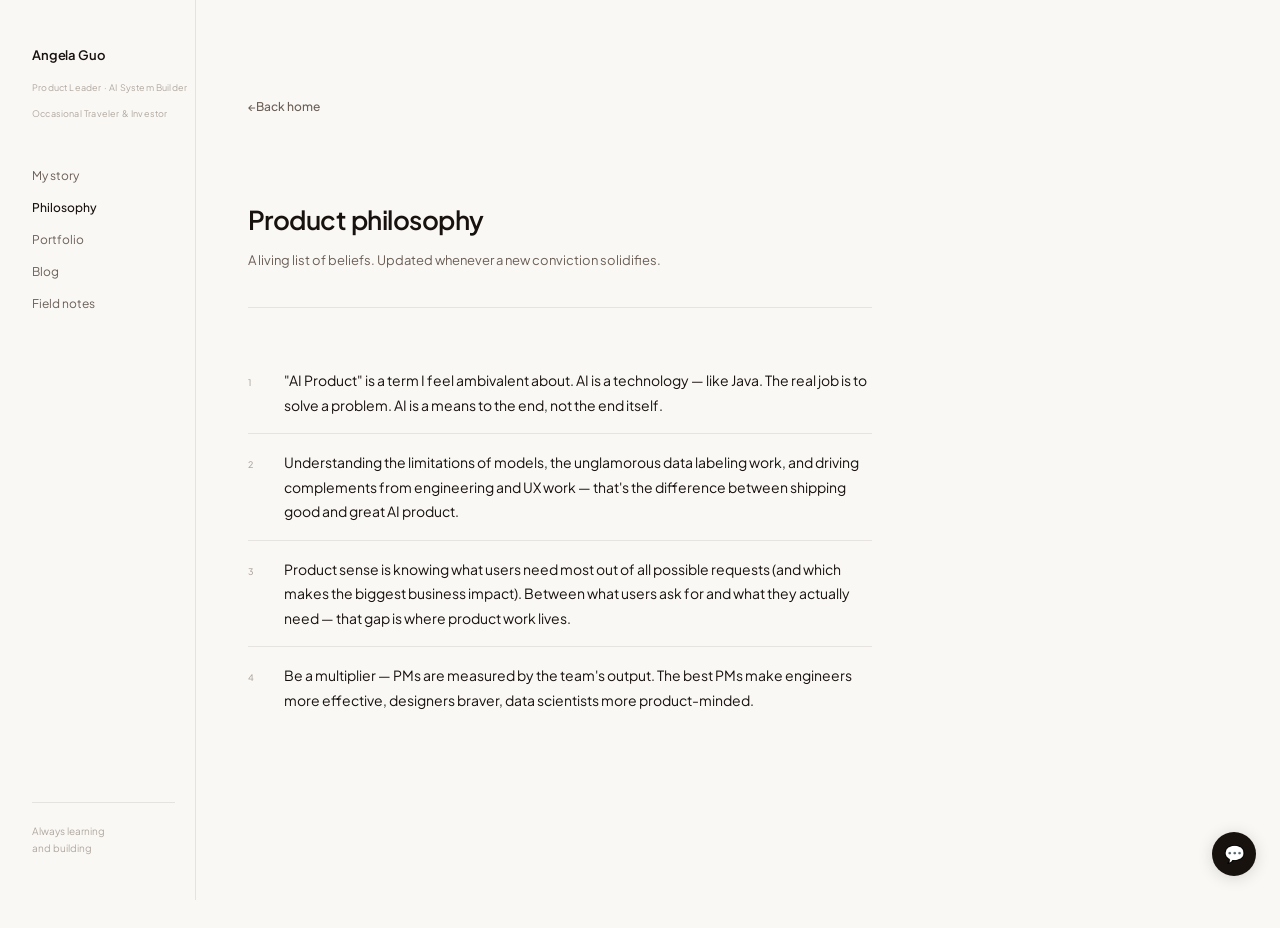
<file: philosophy.html>
<!DOCTYPE html>
<html lang="en">
<head>
<meta charset="UTF-8">
<meta name="viewport" content="width=device-width, initial-scale=1.0">
<title>Philosophy — Angela Guo</title>
<link rel="stylesheet" href="_shared.css">
</head>
<body>
<div class="site">
  <nav class="nav">
    <div class="nav-brand">
      <span class="nav-brand-name">Angela Guo</span>
      <span class="nav-brand-roles">Product Leader · AI System Builder<br>Occasional Traveler & Investor</span>
    </div>
    <ul class="nav-links">
      <li><a href="index.html#story">My story</a></li>
      <li><a href="philosophy.html" class="active">Philosophy</a></li>
      <li><a href="portfolio.html">Portfolio</a></li>
      <li><a href="blog.html">Blog</a></li>
      <li><a href="notes.html">Field notes</a></li>
    </ul>
    <div class="nav-footer">Always learning<br>and building</div>
  </nav>
  <main class="main">
    <div style="padding-top:56px;">
      <a href="index.html" class="back-link">Back home</a>
      <div class="page-header">
        <h1>Product philosophy</h1>
        <p>A living list of beliefs. Updated whenever a new conviction solidifies.</p>
      </div>
    </div>
    <!-- ✏️ ADD newest beliefs at TOP. Copy one <li> block. -->
    <ul class="philosophy-list" style="padding-bottom:80px;">
      <li class="philosophy-item"><span class="phi-num">1</span><p class="phi-text">"AI Product" is a term I feel ambivalent about. AI is a technology — like Java. The real job is to solve a problem. AI is a means to the end, not the end itself.</p></li>
      <li class="philosophy-item"><span class="phi-num">2</span><p class="phi-text">Understanding the limitations of models, the unglamorous data labeling work, and driving complements from engineering and UX work — that's the difference between shipping good and great AI product.</p></li>
      <li class="philosophy-item"><span class="phi-num">3</span><p class="phi-text">Product sense is knowing what users need most out of all possible requests (and which makes the biggest business impact). Between what users ask for and what they actually need — that gap is where product work lives.</p></li>
      <li class="philosophy-item"><span class="phi-num">4</span><p class="phi-text">Be a multiplier — PMs are measured by the team's output. The best PMs make engineers more effective, designers braver, data scientists more product-minded.</p></li>
      <!-- ✏️ ADD MORE BELIEFS HERE -->
    </ul>
  </main>
</div>
<button id="chat-toggle" title="Ask Angela">💬</button>
<div id="chat-panel">
  <div class="chat-header"><div class="chat-avatar">AG</div><div><div class="chat-header-name">Ask Angela</div><div class="chat-header-sub">Powered by Claude</div></div><button class="chat-close" id="chat-close-btn">✕</button></div>
  <div class="chat-messages" id="chat-messages"><div class="chat-msg bot">Ask me about Angela's product beliefs 👋</div></div>
  <div class="chat-suggestions" id="chat-suggestions"><button class="suggestion-btn">What does she think about AI?</button></div>
  <div class="rate-notice">Ask me anything · <a href="mailto:angelaguo18@gmail.com">email Angela</a></div>
  <div class="chat-input-row"><input type="text" id="chat-input" placeholder="Ask something..." maxlength="200"><button id="chat-send">→</button></div>
</div>
<script src="_chat.js"></script>
</body>
</html>
</file>
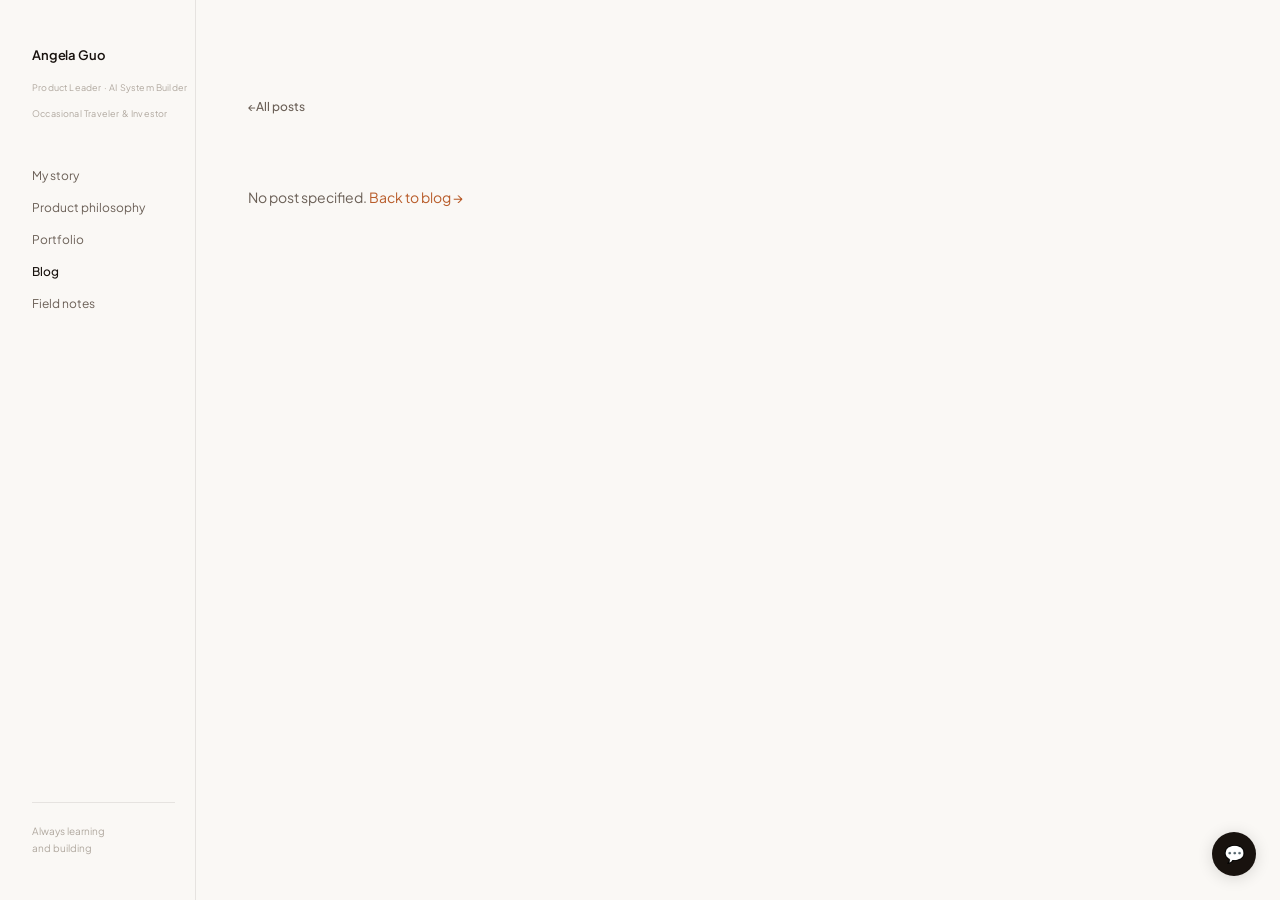
<file: blog/post.html>
<!DOCTYPE html>
<html lang="en">
<head>
<meta charset="UTF-8">
<meta name="viewport" content="width=device-width, initial-scale=1.0">
<title>Blog — Angela Guo</title>
<link rel="stylesheet" href="/_shared.css">
<style>
  .post-wrap { max-width: 640px; padding: 56px 0 120px; }
  .post-eyebrow { font-size: 10px; font-weight: 600; text-transform: uppercase; letter-spacing: 0.1em; color: var(--ink-faint); margin-bottom: 16px; }
  .post-title { font-size: clamp(22px, 3vw, 32px); font-weight: 600; color: var(--ink); line-height: 1.2; letter-spacing: -0.02em; margin-bottom: 40px; }
  .post-body { font-size: 16px; line-height: 1.85; color: var(--ink); }
  .post-body p { margin-bottom: 1.4em; }
  .post-body p:last-child { margin-bottom: 0; }
  .post-body strong { font-weight: 600; }
  .post-body em { font-style: italic; }
  .post-body a { color: var(--accent); }
  .post-loading { color: var(--ink-faint); font-size: 14px; padding: 40px 0; }
  .post-error { color: var(--ink-muted); font-size: 14px; padding: 40px 0; }
</style>
</head>
<body>
<div class="site">

  <nav class="nav">
    <div class="nav-brand">
      <span class="nav-brand-name">Angela Guo</span>
      <span class="nav-brand-roles">Product Leader · AI System Builder<br>Occasional Traveler & Investor</span>
    </div>
    <ul class="nav-links">
      <li><a href="/#story">My story</a></li>
      <li><a href="/#philosophy">Product philosophy</a></li>
      <li><a href="/portfolio.html">Portfolio</a></li>
      <li><a href="/blog.html" class="active">Blog</a></li>
      <li><a href="/#notes">Field notes</a></li>
    </ul>
    <div class="nav-footer">Always learning<br>and building</div>
  </nav>

  <main class="main">
    <div class="post-wrap">
      <a href="/blog.html" class="back-link">All posts</a>
      <div id="post-content">
        <div class="post-loading">Loading...</div>
      </div>
    </div>
  </main>
</div>

<!-- CHATBOT -->
<button id="chat-toggle" title="Ask Angela">💬</button>
<div id="chat-panel">
  <div class="chat-header">
    <div class="chat-avatar">AG</div>
    <div><div class="chat-header-name">Ask Angela</div><div class="chat-header-sub">Powered by Gemini</div></div>
    <button class="chat-close" id="chat-close-btn">✕</button>
  </div>
  <div class="chat-messages" id="chat-messages">
    <div class="chat-msg bot">Ask me anything about Angela 👋</div>
  </div>
  <div class="chat-suggestions" id="chat-suggestions">
    <button class="suggestion-btn">What has she shipped?</button>
    <button class="suggestion-btn">Is she open to roles?</button>
  </div>
  <div class="rate-notice">Ask me anything · <a href="mailto:angelaguo18@gmail.com">email Angela</a></div>
  <div class="chat-input-row">
    <input type="text" id="chat-input" placeholder="Ask something..." maxlength="200">
    <button id="chat-send">→</button>
  </div>
</div>

<script src="/_chat.js"></script>
<script>
// ── Parse frontmatter ──────────────────────────────────────
function parseFrontmatter(raw) {
  const match = raw.match(/^---\n([\s\S]*?)\n---/);
  if (!match) return { data: {}, body: raw };
  const body = raw.slice(match[0].length).trim();
  const data = {};
  match[1].split('\n').forEach(line => {
    const colon = line.indexOf(':');
    if (colon === -1) return;
    const key = line.slice(0, colon).trim();
    let val = line.slice(colon + 1).trim();
    if ((val.startsWith('"') && val.endsWith('"')) ||
        (val.startsWith("'") && val.endsWith("'"))) val = val.slice(1, -1);
    if (val === 'true') val = true;
    else if (val === 'false') val = false;
    data[key] = val;
  });
  return { data, body };
}

// ── Markdown renderer ─────────────────────────────────────
function renderMarkdown(md) {
  if (!md) return '';
  return md
    .replace(/&/g, '&amp;').replace(/</g, '&lt;').replace(/>/g, '&gt;')
    .replace(/\*\*(.+?)\*\*/g, '<strong>$1</strong>')
    .replace(/\*(.+?)\*/g, '<em>$1</em>')
    .replace(/\[(.+?)\]\((.+?)\)/g, '<a href="$2">$1</a>')
    .split(/\n\n+/)
    .map(p => p.trim())
    .filter(p => p.length > 0)
    .map(p => `<p>${p.replace(/\n/g, ' ')}</p>`)
    .join('');
}

// ── Load and render post ──────────────────────────────────
async function loadPost() {
  const params = new URLSearchParams(window.location.search);
  const slug = params.get('slug');
  const container = document.getElementById('post-content');

  if (!slug) {
    container.innerHTML = '<p class="post-error">No post specified. <a href="/blog.html">Back to blog →</a></p>';
    return;
  }

  try {
    const res = await fetch(`/content/blog/${slug}`);
    if (!res.ok) throw new Error('Post not found');
    const raw = await res.text();
    const { data, body } = parseFrontmatter(raw);

    // Update page title
    if (data.title) document.title = `${data.title} — Angela Guo`;

    // Format date
    let dateStr = '';
    if (data.date) {
      const d = new Date(data.date);
      dateStr = d.toLocaleDateString('en-US', { year: 'numeric', month: 'long', day: 'numeric' });
    }

    container.innerHTML = `
      <div class="post-eyebrow">${data.tag ? '#' + data.tag : ''} ${dateStr ? '· ' + dateStr : ''}</div>
      <h1 class="post-title">${data.title || 'Untitled'}</h1>
      <div class="post-body">${renderMarkdown(body)}</div>
    `;
  } catch (err) {
    container.innerHTML = '<p class="post-error">Post not found. <a href="/blog.html">Back to blog →</a></p>';
  }
}

loadPost();
</script>
</body>
</html>
</file>
<file: _shared.css>
/* ============================================================
   ANGELA GUO — Shared Stylesheet v6
   All pages import this file.
   Edit here to change colors, fonts, or layout globally.
============================================================ */

@import url('https://fonts.googleapis.com/css2?family=Plus+Jakarta+Sans:ital,wght@0,300;0,400;0,500;0,600;1,400&display=swap');

:root {
  --ink:          #18120e;
  --ink-muted:    #6b6057;
  --ink-faint:    #b0a89f;
  --paper:        #faf8f5;
  --paper-warm:   #f0ece5;
  --paper-card:   #ffffff;
  --accent:       #b85c2a;
  --accent-light: #f7ede5;
  --border:       rgba(24,18,14,0.09);
  --border-mid:   rgba(24,18,14,0.16);
  --font:         'Plus Jakarta Sans', system-ui, sans-serif;
  --max:          640px;
  --nav-w:        196px;
}

*, *::before, *::after { box-sizing: border-box; margin: 0; padding: 0; }
html { scroll-behavior: smooth; }

body {
  background: var(--paper);
  color: var(--ink);
  font-family: var(--font);
  font-size: 15px;
  line-height: 1.75;
  font-weight: 400;
  -webkit-font-smoothing: antialiased;
}

a { color: var(--accent); text-decoration: none; }
a:hover { text-decoration: underline; }
img { max-width: 100%; display: block; }

/* ── LAYOUT ──────────────────────────────────────────────── */
.site {
  display: grid;
  grid-template-columns: var(--nav-w) 1fr;
  min-height: 100vh;
}

/* ── SIDEBAR NAV ─────────────────────────────────────────── */
.nav {
  position: sticky;
  top: 0;
  height: 100vh;
  padding: 44px 0 44px 32px;
  display: flex;
  flex-direction: column;
  border-right: 1px solid var(--border);
  overflow-y: auto;
}
.nav-brand { margin-bottom: 36px; }
.nav-brand-name {
  font-size: 13px;
  font-weight: 600;
  color: var(--ink);
  display: block;
  margin-bottom: 5px;
  letter-spacing: -0.01em;
}
.nav-brand-roles {
  font-size: 9px;
  font-weight: 400;
  color: var(--ink-faint);
  letter-spacing: 0.02em;
  line-height: 1.7;
}
.nav-links { list-style: none; display: flex; flex-direction: column; gap: 1px; flex: 1; }
.nav-links a {
  display: block;
  font-size: 12px;
  font-weight: 400;
  color: var(--ink-muted);
  padding: 5px 0;
  transition: color 0.15s;
}
.nav-links a:hover,
.nav-links a.active { color: var(--ink); text-decoration: none; font-weight: 500; }
.nav-footer {
  font-size: 10px;
  color: var(--ink-faint);
  line-height: 1.65;
  padding-top: 20px;
  border-top: 1px solid var(--border);
  margin-right: 20px;
}

/* ── MAIN ────────────────────────────────────────────────── */
.main { max-width: calc(var(--max) + 80px); padding: 0 44px 120px 52px; }

/* ── SECTION ─────────────────────────────────────────────── */
.section { padding: 60px 0; border-bottom: 1px solid var(--border); }
.section:last-of-type { border-bottom: none; }
.section-eyebrow {
  font-size: 9px;
  font-weight: 600;
  letter-spacing: 0.1em;
  text-transform: uppercase;
  color: var(--ink-faint);
  margin-bottom: 22px;
}

/* ── HERO ─────────────────────────────────────────────────── */
#hero { padding-top: 68px; padding-bottom: 52px; border-bottom: 1px solid var(--border); }

.hero-photo-row {
  display: flex;
  align-items: flex-start;
  gap: 20px;
  margin-bottom: 18px;
}
.hero-photo {
  width: 60px; height: 60px;
  border-radius: 50%;
  object-fit: cover;
  flex-shrink: 0;
  border: 2px solid var(--paper-warm);
}
.hero-photo-placeholder {
  width: 60px; height: 60px;
  border-radius: 50%;
  background: var(--accent-light);
  display: flex; align-items: center; justify-content: center;
  font-size: 18px; font-weight: 600; color: var(--accent);
  flex-shrink: 0;
  border: 2px solid var(--paper-warm);
  letter-spacing: -0.02em;
}
.hero-name {
  font-size: clamp(26px, 3.5vw, 38px);
  font-weight: 600;
  line-height: 1.1;
  letter-spacing: -0.025em;
  color: var(--ink);
  margin-bottom: 7px;
}
.hero-roles {
  font-size: 11px;
  font-weight: 400;
  color: var(--ink-faint);
  letter-spacing: 0.04em;
  margin-bottom: 16px;
  line-height: 1.6;
}
.hero-roles span { margin: 0 6px; }
.hero-sub {
  font-size: 14px;
  font-weight: 400;
  color: var(--ink-muted);
  max-width: 420px;
  line-height: 1.65;
}

/* ── STORY ───────────────────────────────────────────────── */
.story-body {
  font-size: 15px;
  font-weight: 400;
  line-height: 1.85;
  color: var(--ink);
  max-width: var(--max);
}
.story-body p { margin-bottom: 1.3em; }
.story-body p:last-child { margin-bottom: 0; }

.story-timeline { margin-top: 36px; display: flex; flex-direction: column; }
.timeline-row {
  display: grid;
  grid-template-columns: 90px 1fr;
  gap: 0 20px;
  padding: 13px 0;
  border-top: 1px solid var(--border);
  align-items: baseline;
}
.tl-years { font-size: 10px; color: var(--ink-faint); padding-top: 2px; }
.tl-co { font-size: 13px; font-weight: 600; color: var(--ink); margin-bottom: 2px; }
.tl-role { font-size: 11px; color: var(--ink-muted); line-height: 1.5; }
.tl-badge {
  display: inline-block;
  font-size: 8px;
  padding: 2px 5px;
  border-radius: 3px;
  background: var(--accent-light);
  color: var(--accent);
  font-weight: 600;
  letter-spacing: 0.04em;
  margin-left: 5px;
  vertical-align: middle;
}

/* ── PHILOSOPHY ──────────────────────────────────────────── */
.philosophy-list { list-style: none; display: flex; flex-direction: column; max-width: var(--max); }
.philosophy-item {
  padding: 16px 0;
  border-bottom: 1px solid var(--border);
  display: grid;
  grid-template-columns: 20px 1fr;
  gap: 0 16px;
  align-items: baseline;
}
.philosophy-item:last-child { border-bottom: none; }
.phi-num { font-size: 9px; color: var(--ink-faint); padding-top: 3px; font-weight: 500; }
.phi-text { font-size: 14px; font-weight: 400; line-height: 1.75; color: var(--ink); }

/* ── PORTFOLIO ───────────────────────────────────────────── */
.portfolio-grid { display: grid; grid-template-columns: 1fr 1fr; gap: 14px; }
.portfolio-card {
  background: var(--paper-card);
  border: 1px solid var(--border);
  border-radius: 10px;
  overflow: hidden;
  transition: border-color 0.2s, transform 0.18s;
}
.portfolio-card:hover { border-color: var(--border-mid); transform: translateY(-2px); }
.portfolio-card-media {
  height: 140px;
  background: var(--paper-warm);
  display: flex; align-items: center; justify-content: center;
  overflow: hidden;
}
.portfolio-card-media img { width: 100%; height: 100%; object-fit: cover; }
.portfolio-card-media-placeholder { font-size: 11px; color: var(--ink-faint); text-align: center; padding: 16px; line-height: 1.6; }
.portfolio-card-body { padding: 14px 15px 15px; }
.portfolio-card-co { font-size: 9px; text-transform: uppercase; letter-spacing: 0.09em; color: var(--ink-faint); margin-bottom: 3px; font-weight: 600; }
.portfolio-card-title { font-size: 13px; font-weight: 600; color: var(--ink); margin-bottom: 5px; line-height: 1.3; }
.portfolio-card-impact { font-size: 11px; color: var(--accent); font-weight: 600; margin-bottom: 7px; }
.portfolio-card-desc { font-size: 11px; color: var(--ink-muted); line-height: 1.6; }
.portfolio-tags { display: flex; gap: 4px; flex-wrap: wrap; margin-top: 10px; }
.ptag { font-size: 9px; padding: 2px 6px; border-radius: 3px; border: 1px solid var(--border); color: var(--ink-muted); font-weight: 500; }
.portfolio-card.featured { grid-column: 1 / -1; display: grid; grid-template-columns: 240px 1fr; }
.portfolio-card.featured .portfolio-card-media { height: 100%; min-height: 140px; }

/* ── BLOG LIST ───────────────────────────────────────────── */
.blog-filters { display: flex; gap: 6px; flex-wrap: wrap; margin-bottom: 24px; }
.filter-btn {
  font-size: 11px; font-weight: 500;
  padding: 4px 12px; border-radius: 20px;
  border: 1px solid var(--border); background: transparent;
  color: var(--ink-muted); cursor: pointer;
  transition: all 0.15s; font-family: var(--font);
}
.filter-btn:hover { border-color: var(--border-mid); color: var(--ink); }
.filter-btn.active { background: var(--ink); color: var(--paper); border-color: var(--ink); }

.blog-list { display: flex; flex-direction: column; }
.blog-item {
  padding: 16px 0;
  border-bottom: 1px solid var(--border);
  display: grid;
  grid-template-columns: 1fr auto;
  gap: 12px;
  align-items: baseline;
  cursor: pointer;
}
.blog-item:last-child { border-bottom: none; }
.blog-item:hover .bi-title { color: var(--accent); }
.bi-tag { font-size: 9px; font-weight: 600; text-transform: uppercase; letter-spacing: 0.07em; color: var(--ink-faint); margin-bottom: 3px; }
.bi-title { font-size: 14px; font-weight: 400; color: var(--ink); line-height: 1.4; transition: color 0.15s; }
.bi-excerpt { font-size: 11px; color: var(--ink-muted); margin-top: 3px; line-height: 1.5; }
.bi-date { font-size: 10px; color: var(--ink-faint); white-space: nowrap; }

/* ── NOTES (field notes) ─────────────────────────────────── */
.notes-list { display: flex; flex-direction: column; max-width: var(--max); }
.note-item {
  padding: 14px 0;
  border-bottom: 1px solid var(--border);
  display: grid;
  grid-template-columns: 1fr auto;
  gap: 12px;
  align-items: baseline;
}
.note-item:last-child { border-bottom: none; }
.note-prefix { font-size: 10px; font-weight: 600; color: var(--accent); font-family: monospace; margin-bottom: 3px; }
.note-text { font-size: 13px; font-weight: 400; color: var(--ink); line-height: 1.65; }
.note-date { font-size: 10px; color: var(--ink-faint); white-space: nowrap; }

/* ── VIEW ALL LINK ───────────────────────────────────────── */
.view-all-link {
  display: inline-flex;
  align-items: center;
  gap: 5px;
  margin-top: 18px;
  font-size: 11px;
  font-weight: 500;
  color: var(--ink-muted);
  border: 1px solid var(--border);
  border-radius: 20px;
  padding: 5px 13px;
  transition: all 0.15s;
}
.view-all-link:hover { border-color: var(--border-mid); color: var(--ink); text-decoration: none; }
.view-all-link::after { content: '→'; font-size: 10px; }

/* ── CTA ─────────────────────────────────────────────────── */
.cta-section { padding: 68px 0 48px; }
.cta-label { font-size: 9px; font-weight: 600; text-transform: uppercase; letter-spacing: 0.1em; color: var(--ink-faint); margin-bottom: 12px; }
.cta-headline {
  font-size: clamp(20px, 2.8vw, 26px);
  font-weight: 600;
  color: var(--ink);
  line-height: 1.25;
  margin-bottom: 20px;
  max-width: 360px;
  letter-spacing: -0.02em;
}
.cta-btn {
  display: inline-block;
  padding: 10px 24px;
  background: var(--ink);
  color: var(--paper);
  font-family: var(--font);
  font-size: 12px;
  font-weight: 500;
  border-radius: 6px;
  letter-spacing: 0.01em;
  transition: background 0.15s, transform 0.15s;
  border: none;
  cursor: pointer;
}
.cta-btn:hover { background: var(--accent); text-decoration: none; color: white; transform: translateY(-1px); }
.cta-links { margin-top: 12px; font-size: 11px; color: var(--ink-faint); }
.cta-links a { color: var(--ink-muted); }

/* ── PAGE HEADER (sub-pages) ─────────────────────────────── */
.page-header { padding: 52px 0 36px; border-bottom: 1px solid var(--border); margin-bottom: 44px; }
.page-header h1 { font-size: 26px; font-weight: 600; color: var(--ink); letter-spacing: -0.02em; margin-bottom: 6px; }
.page-header p { font-size: 13px; color: var(--ink-muted); }
.back-link { display: inline-flex; align-items: center; gap: 4px; font-size: 12px; color: var(--ink-muted); margin-bottom: 28px; font-weight: 500; padding-top: 40px; display: block; }
.back-link::before { content: '←'; font-size: 11px; }
.back-link:hover { color: var(--accent); text-decoration: none; }

/* ── CHATBOT ─────────────────────────────────────────────── */
#chat-toggle {
  position: fixed; bottom: 24px; right: 24px;
  width: 44px; height: 44px;
  background: var(--ink); color: var(--paper);
  border: none; border-radius: 50%; cursor: pointer;
  font-size: 17px; display: flex; align-items: center; justify-content: center;
  z-index: 1000; transition: background 0.2s, transform 0.2s;
  box-shadow: 0 2px 16px rgba(0,0,0,0.14);
}
#chat-toggle:hover { background: var(--accent); transform: scale(1.05); }
#chat-panel {
  position: fixed; bottom: 78px; right: 24px;
  width: 320px; max-height: 460px;
  background: var(--paper-card);
  border: 1px solid var(--border-mid);
  border-radius: 14px; display: none; flex-direction: column;
  z-index: 999; overflow: hidden;
  box-shadow: 0 8px 32px rgba(0,0,0,0.1);
}
#chat-panel.open { display: flex; }
.chat-header { padding: 12px 14px; border-bottom: 1px solid var(--border); display: flex; align-items: center; gap: 10px; }
.chat-avatar { width: 28px; height: 28px; border-radius: 50%; background: var(--accent-light); display: flex; align-items: center; justify-content: center; font-size: 10px; font-weight: 700; color: var(--accent); flex-shrink: 0; }
.chat-header-name { font-size: 12px; font-weight: 600; color: var(--ink); }
.chat-header-sub { font-size: 9px; color: var(--ink-faint); }
.chat-close { background: none; border: none; font-size: 14px; color: var(--ink-faint); cursor: pointer; padding: 4px; margin-left: auto; line-height: 1; }
.chat-close:hover { color: var(--ink); }
.chat-messages { flex: 1; overflow-y: auto; padding: 12px; display: flex; flex-direction: column; gap: 10px; }
.chat-msg { max-width: 86%; font-size: 12px; line-height: 1.55; padding: 8px 11px; border-radius: 10px; }
.chat-msg.bot { background: var(--paper-warm); color: var(--ink); align-self: flex-start; border-radius: 2px 10px 10px 10px; }
.chat-msg.user { background: var(--ink); color: var(--paper); align-self: flex-end; border-radius: 10px 10px 2px 10px; }
.chat-msg.thinking { background: var(--paper-warm); color: var(--ink-faint); align-self: flex-start; font-style: italic; font-size: 11px; }
.chat-suggestions { padding: 0 12px 10px; display: flex; flex-wrap: wrap; gap: 5px; }
.suggestion-btn { font-size: 10px; padding: 4px 9px; border: 1px solid var(--border); border-radius: 12px; background: transparent; color: var(--ink-muted); cursor: pointer; font-family: var(--font); transition: all 0.15s; }
.suggestion-btn:hover { border-color: var(--accent); color: var(--accent); }
.rate-notice { font-size: 9px; color: var(--ink-faint); text-align: center; padding: 2px 12px 7px; }
.chat-input-row { padding: 10px 12px; border-top: 1px solid var(--border); display: flex; gap: 7px; align-items: center; }
#chat-input { flex: 1; border: 1px solid var(--border); border-radius: 18px; padding: 7px 12px; font-size: 12px; font-family: var(--font); color: var(--ink); background: var(--paper); outline: none; transition: border-color 0.15s; }
#chat-input:focus { border-color: var(--border-mid); }
#chat-send { width: 28px; height: 28px; background: var(--ink); color: white; border: none; border-radius: 50%; cursor: pointer; font-size: 12px; display: flex; align-items: center; justify-content: center; flex-shrink: 0; transition: background 0.15s; }
#chat-send:hover { background: var(--accent); }

/* ── MOBILE RESPONSIVE ───────────────────────────────────── */
@media (max-width: 640px) {
  body { background: var(--paper); }

  .site {
    grid-template-columns: 1fr;
    grid-template-rows: auto 1fr;
    min-height: 100vh;
  }

  /* Sidebar becomes a sticky top bar */
  .nav {
    position: sticky;
    top: 0;
    height: auto;
    padding: 14px 16px 0;
    border-right: none;
    border-bottom: 1px solid var(--border);
    flex-direction: column;
    z-index: 100;
    background: var(--paper);
  }
  .nav-brand { margin-bottom: 12px; }
  .nav-brand-name { font-size: 14px; }
  .nav-brand-roles { display: none; }
  .nav-footer { display: none; }

  /* Nav links become horizontal scrollable tabs */
  .nav-links {
    flex-direction: row;
    flex: none;
    gap: 0;
    overflow-x: auto;
    -webkit-overflow-scrolling: touch;
    scrollbar-width: none;
    padding-bottom: 0;
  }
  .nav-links::-webkit-scrollbar { display: none; }
  .nav-links li { flex-shrink: 0; }
  .nav-links a {
    padding: 8px 12px 12px;
    font-size: 12px;
    border-bottom: 2px solid transparent;
    white-space: nowrap;
    color: var(--ink-muted);
  }
  .nav-links a.active {
    color: var(--ink);
    font-weight: 600;
    border-bottom-color: var(--accent);
  }

  /* Main content */
  .main {
    padding: 0 18px 80px;
    max-width: 100%;
  }

  /* Hero */
  #hero { padding-top: 32px; padding-bottom: 28px; }
  .hero-name { font-size: 26px; }
  .hero-roles { font-size: 10px; line-height: 1.7; }
  .hero-roles span { margin: 0 4px; }

  /* Sections */
  .section { padding: 36px 0; }

  /* Story */
  .story-body { font-size: 15px; }
  .timeline-row { grid-template-columns: 68px 1fr; gap: 0 12px; }
  .tl-years { font-size: 9px; }

  /* Portfolio: single column, no featured wide card */
  .portfolio-grid { grid-template-columns: 1fr; }
  .portfolio-card.featured { grid-template-columns: 1fr; }
  .portfolio-card.featured .portfolio-card-media { height: 160px; }

  /* Blog: date drops below title */
  .blog-item { grid-template-columns: 1fr; gap: 4px; }
  .bi-date { font-size: 10px; color: var(--ink-faint); }

  /* Notes */
  .note-item { grid-template-columns: 1fr; gap: 4px; }
  .note-date { font-size: 10px; }

  /* CTA */
  .cta-section { padding: 48px 0 36px; }
  .cta-headline { font-size: 20px; }

  /* Chat panel full width on mobile */
  #chat-panel { width: calc(100vw - 32px); right: 16px; bottom: 72px; }
  #chat-toggle { bottom: 20px; right: 16px; }
}

@media (max-width: 400px) {
  .hero-name { font-size: 22px; }
  .nav-links a { padding: 8px 10px 12px; font-size: 11px; }
}
</file>
